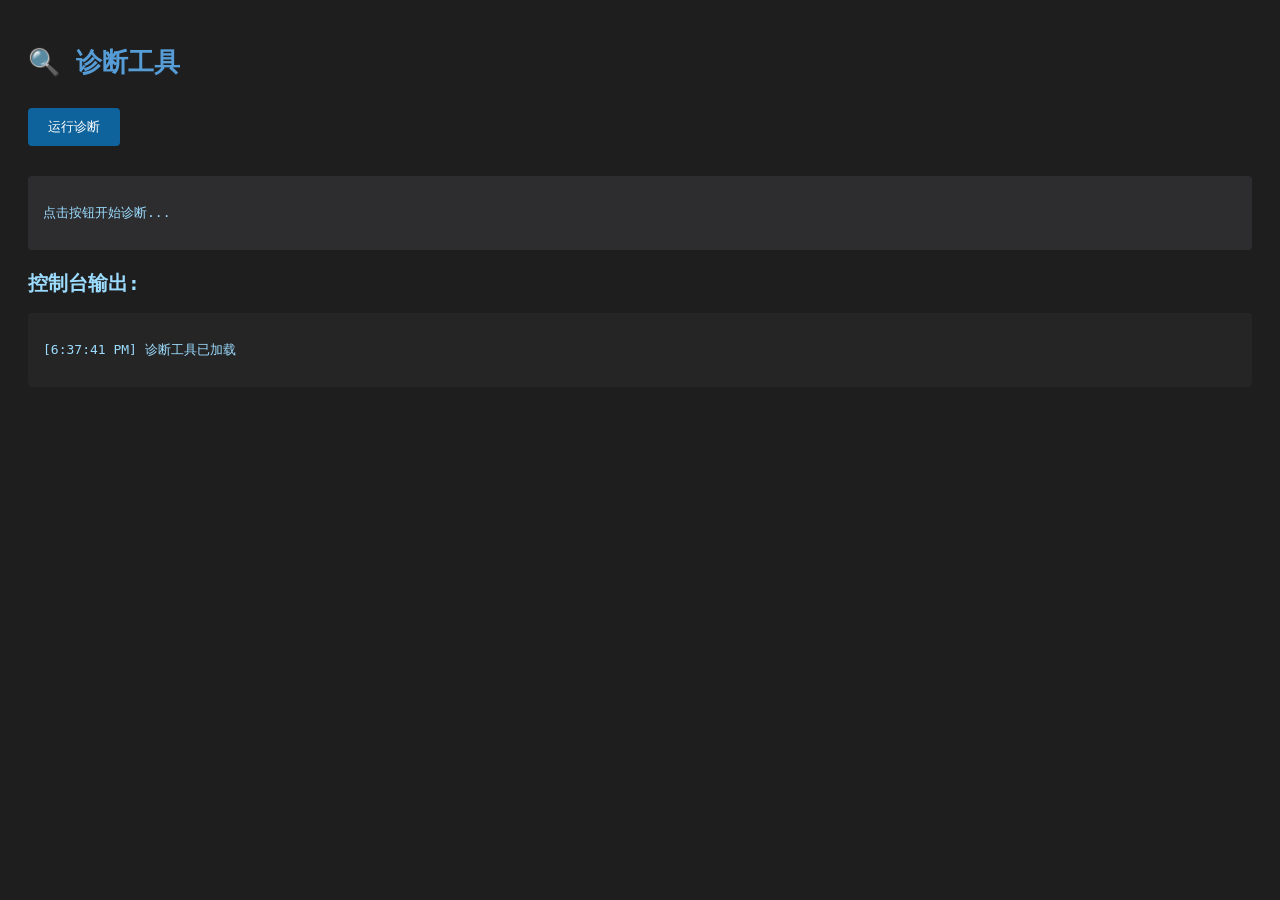
<file: diagnose.html>
<!DOCTYPE html>
<html lang="zh-CN">
<head>
  <meta charset="UTF-8">
  <meta name="viewport" content="width=device-width, initial-scale=1.0">
  <title>诊断工具</title>
  <style>
    body { font-family: monospace; padding: 20px; background: #1e1e1e; color: #d4d4d4; }
    h1 { color: #569cd6; }
    .success { color: #4ec9b0; }
    .error { color: #f44747; }
    .warning { color: #dcdcaa; }
    .info { color: #9cdcfe; }
    pre { background: #252526; padding: 15px; border-radius: 4px; overflow-x: auto; }
    button { padding: 10px 20px; background: #0e639c; color: white; border: none; border-radius: 4px; cursor: pointer; margin: 10px 0; }
    button:hover { background: #1177bb; }
    #status { margin: 20px 0; padding: 15px; background: #2d2d30; border-radius: 4px; }
  </style>
</head>
<body>
  <h1>🔍 诊断工具</h1>

  <button onclick="runDiagnostics()">运行诊断</button>

  <div id="status">
    <p class="info">点击按钮开始诊断...</p>
  </div>

  <h2 class="info">控制台输出:</h2>
  <pre id="console"></pre>

  <script>
    const logDiv = document.getElementById('console');
    const statusDiv = document.getElementById('status');

    function log(message, type = 'info') {
      const p = document.createElement('p');
      p.className = type;
      p.textContent = `[${new Date().toLocaleTimeString()}] ${message}`;
      logDiv.appendChild(p);
      logDiv.scrollTop = logDiv.scrollHeight;
      console.log(message);
    }

    async function runDiagnostics() {
      logDiv.innerHTML = '';
      statusDiv.innerHTML = '<p class="warning">正在诊断...</p>';

      log('开始诊断测试...', 'info');

      const CORS_PROXIES = [
        'https://api.allorigins.win/raw?url=',
        'https://corsproxy.io/?',
        ''
      ];

      const testUrls = [
        { name: '腾讯股票API', url: 'https://qt.gtimg.cn/q=sh501312' },
        { name: '天天基金API', url: 'https://fundgz.1234567.com.cn/js/501312.js' },
        { name: '东财API', url: 'https://fund.eastmoney.com/pingzhongdata/501312.js' }
      ];

      for (const test of testUrls) {
        log(`\n测试 ${test.name}...`, 'info');
        let success = false;

        for (let i = 0; i < CORS_PROXIES.length; i++) {
          const proxy = CORS_PROXIES[i];
          const proxyName = proxy === '' ? '直接访问' : (proxy.includes('allorigins') ? 'allorigins' : 'corsproxy');

          try {
            log(`  尝试 ${proxyName}...`, 'info');
            const targetUrl = proxy === '' ? test.url : (i === 1 ? proxy + encodeURIComponent(test.url) : proxy + encodeURIComponent(test.url));
            const response = await fetch(targetUrl, { timeout: 5000 });

            if (response.ok) {
              const text = await response.text();
              log(`  ✅ ${proxyName} 成功! (${text.length} bytes)`, 'success');
              success = true;
              break;
            } else {
              log(`  ❌ ${proxyName} 失败: HTTP ${response.status}`, 'error');
            }
          } catch (e) {
            log(`  ❌ ${proxyName} 错误: ${e.message}`, 'error');
          }
        }

        if (!success) {
          log(`  ❌ 所有方法都失败`, 'error');
        }
      }

      log('\n诊断完成!', 'success');
      statusDiv.innerHTML = '<p class="success">诊断完成! 请查看上面的结果。</p>';
    }

    window.onload = function() {
      log('诊断工具已加载', 'info');
    };
  </script>
</body>
</html>
</file>
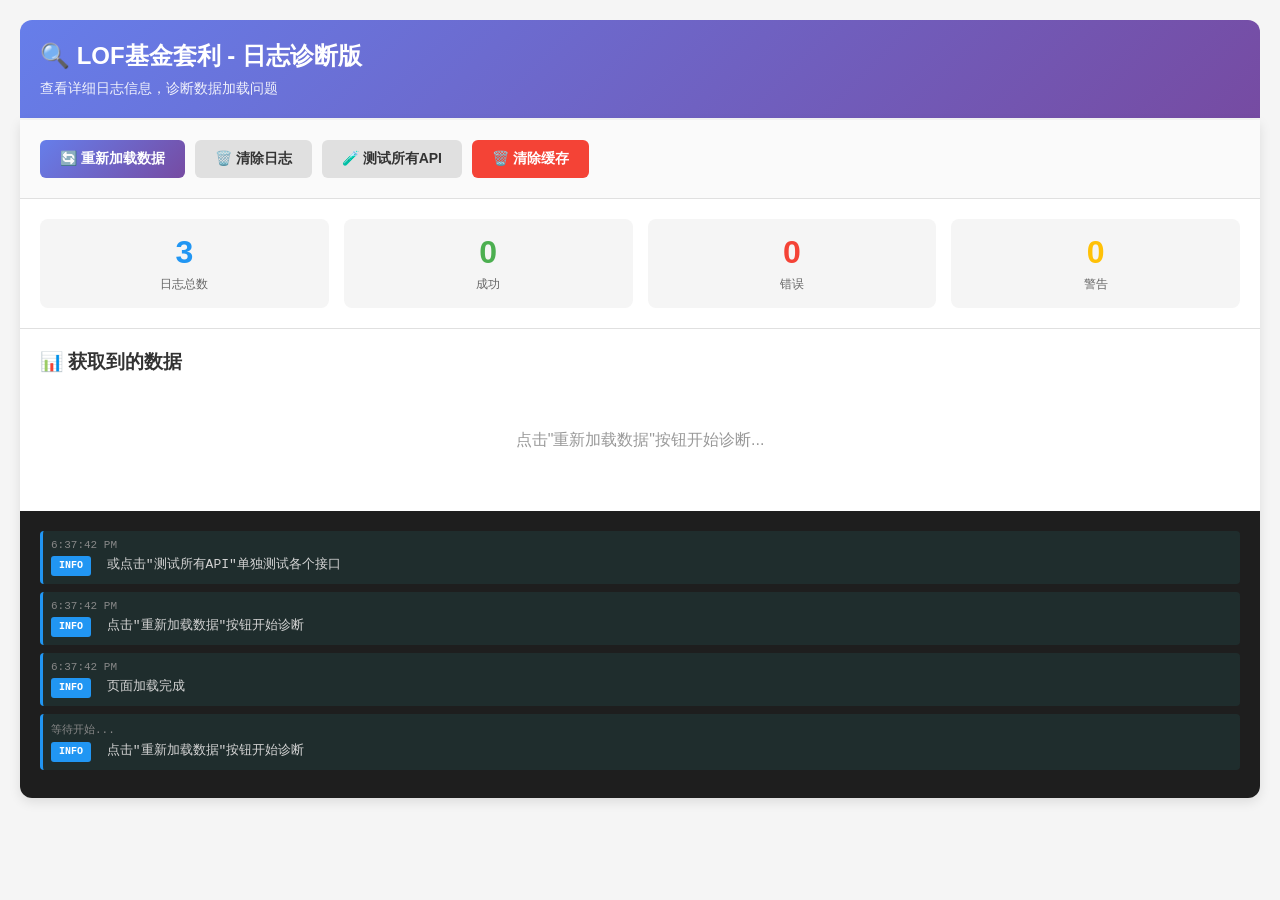
<file: index-debug.html>
<!DOCTYPE html>
<html lang="zh-CN">
<head>
  <meta charset="UTF-8">
  <meta name="viewport" content="width=device-width, initial-scale=1.0">
  <meta http-equiv="Cache-Control" content="no-cache, no-store, must-revalidate">
  <meta http-equiv="Pragma" content="no-cache">
  <meta http-equiv="Expires" content="0">
  <title>LOF基金套利 - 日志版</title>
  <style>
    * {
      box-sizing: border-box;
      margin: 0;
      padding: 0;
    }
    body {
      font-family: -apple-system, BlinkMacSystemFont, 'Segoe UI', Roboto, 'Helvetica Neue', Arial, sans-serif;
      background: #f5f5f5;
      min-height: 100vh;
      padding: 20px;
    }
    .header {
      background: linear-gradient(135deg, #667eea 0%, #764ba2 100%);
      color: white;
      padding: 20px;
      border-radius: 12px 12px 0 0;
      margin-bottom: 2px;
    }
    .header h1 {
      font-size: 24px;
      margin-bottom: 8px;
    }
    .header .subtitle {
      font-size: 14px;
      opacity: 0.9;
    }
    .main-content {
      background: white;
      border-radius: 0 0 12px 12px;
      box-shadow: 0 4px 12px rgba(0,0,0,0.1);
    }
    .log-panel {
      background: #1e1e1e;
      color: #d4d4d4;
      padding: 20px;
      font-family: 'Courier New', monospace;
      font-size: 13px;
      max-height: 500px;
      overflow-y: auto;
      border-radius: 0 0 12px 12px;
    }
    .log-entry {
      margin-bottom: 8px;
      padding: 8px;
      background: #252526;
      border-radius: 4px;
      border-left: 3px solid #666;
    }
    .log-entry.error {
      border-left-color: #f44336;
      background: #2d1f1f;
    }
    .log-entry.success {
      border-left-color: #4caf50;
      background: #1f2d1f;
    }
    .log-entry.warning {
      border-left-color: #ffc107;
      background: #2d2d1f;
    }
    .log-entry.info {
      border-left-color: #2196f3;
      background: #1f2d2d;
    }
    .log-timestamp {
      color: #888;
      font-size: 11px;
      margin-bottom: 4px;
    }
    .log-type {
      display: inline-block;
      padding: 2px 8px;
      border-radius: 3px;
      font-size: 10px;
      font-weight: bold;
      margin-right: 8px;
    }
    .log-type.error { background: #f44336; color: white; }
    .log-type.success { background: #4caf50; color: white; }
    .log-type.warning { background: #ffc107; color: #333; }
    .log-type.info { background: #2196f3; color: white; }
    .log-type.debug { background: #9c27b0; color: white; }
    .log-message {
      color: #d4d4d4;
      line-height: 1.6;
      word-break: break-all;
    }
    .log-details {
      margin-top: 8px;
      padding: 8px;
      background: #0d0d0d;
      border-radius: 4px;
      font-size: 12px;
      max-height: 200px;
      overflow-y: auto;
    }
    .log-details pre {
      white-space: pre-wrap;
      word-break: break-all;
      color: #9cdcfe;
    }
    .controls {
      padding: 20px;
      background: #fafafa;
      border-bottom: 1px solid #e0e0e0;
      display: flex;
      gap: 10px;
      flex-wrap: wrap;
    }
    .btn {
      padding: 10px 20px;
      border: none;
      border-radius: 6px;
      font-size: 14px;
      font-weight: 600;
      cursor: pointer;
      transition: all 0.3s ease;
    }
    .btn-primary {
      background: linear-gradient(135deg, #667eea 0%, #764ba2 100%);
      color: white;
    }
    .btn-primary:hover {
      transform: translateY(-2px);
      box-shadow: 0 4px 12px rgba(102, 126, 234, 0.4);
    }
    .btn-secondary {
      background: #e0e0e0;
      color: #333;
    }
    .btn-secondary:hover {
      background: #d0d0d0;
    }
    .btn-danger {
      background: #f44336;
      color: white;
    }
    .stats {
      padding: 20px;
      background: white;
      border-bottom: 1px solid #e0e0e0;
    }
    .stats-grid {
      display: grid;
      grid-template-columns: repeat(auto-fit, minmax(150px, 1fr));
      gap: 15px;
    }
    .stat-item {
      text-align: center;
      padding: 15px;
      background: #f5f5f5;
      border-radius: 8px;
    }
    .stat-number {
      font-size: 32px;
      font-weight: 700;
      margin-bottom: 5px;
    }
    .stat-label {
      font-size: 12px;
      color: #666;
      text-transform: uppercase;
    }
    .stat-item.error .stat-number { color: #f44336; }
    .stat-item.success .stat-number { color: #4caf50; }
    .stat-item.warning .stat-number { color: #ffc107; }
    .stat-item.info .stat-number { color: #2196f3; }
    .data-preview {
      padding: 20px;
      background: white;
    }
    .data-preview h3 {
      margin-bottom: 15px;
      color: #333;
    }
    .fund-list {
      display: grid;
      gap: 10px;
    }
    .fund-item {
      padding: 15px;
      background: #f9f9f9;
      border-radius: 8px;
      border-left: 4px solid #667eea;
    }
    .fund-item.success { border-left-color: #4caf50; }
    .fund-item.error { border-left-color: #f44336; }
    .fund-header {
      display: flex;
      justify-content: space-between;
      align-items: center;
      margin-bottom: 8px;
    }
    .fund-name {
      font-weight: 600;
      font-size: 16px;
      color: #333;
    }
    .fund-code {
      font-size: 14px;
      color: #666;
      font-family: monospace;
    }
    .fund-data {
      display: grid;
      grid-template-columns: repeat(auto-fit, minmax(120px, 1fr));
      gap: 8px;
    }
    .fund-data-item {
      font-size: 13px;
    }
    .fund-data-label {
      color: #888;
      margin-right: 5px;
    }
    .fund-data-value {
      color: #333;
      font-weight: 600;
    }
    .empty-state {
      text-align: center;
      padding: 40px;
      color: #999;
    }
    @media (max-width: 600px) {
      .stats-grid {
        grid-template-columns: repeat(2, 1fr);
      }
      .fund-data {
        grid-template-columns: 1fr;
      }
      .controls {
        flex-direction: column;
      }
      .btn {
        width: 100%;
      }
    }
  </style>
</head>
<body>
  <div class="header">
    <h1>🔍 LOF基金套利 - 日志诊断版</h1>
    <div class="subtitle">查看详细日志信息，诊断数据加载问题</div>
  </div>

  <div class="main-content">
    <div class="controls">
      <button class="btn btn-primary" onclick="loadDataWithLogs()">
        🔄 重新加载数据
      </button>
      <button class="btn btn-secondary" onclick="clearLogs()">
        🗑️ 清除日志
      </button>
      <button class="btn btn-secondary" onclick="testApis()">
        🧪 测试所有API
      </button>
      <button class="btn btn-danger" onclick="clearCache()">
        🗑️ 清除缓存
      </button>
    </div>

    <div class="stats">
      <div class="stats-grid">
        <div class="stat-item info">
          <div class="stat-number" id="totalLogs">0</div>
          <div class="stat-label">日志总数</div>
        </div>
        <div class="stat-item success">
          <div class="stat-number" id="successCount">0</div>
          <div class="stat-label">成功</div>
        </div>
        <div class="stat-item error">
          <div class="stat-number" id="errorCount">0</div>
          <div class="stat-label">错误</div>
        </div>
        <div class="stat-item warning">
          <div class="stat-number" id="warningCount">0</div>
          <div class="stat-label">警告</div>
        </div>
      </div>
    </div>

    <div class="data-preview">
      <h3>📊 获取到的数据</h3>
      <div id="fundData" class="fund-list">
        <div class="empty-state">点击"重新加载数据"按钮开始诊断...</div>
      </div>
    </div>

    <div class="log-panel" id="logPanel">
      <div class="log-entry info">
        <div class="log-timestamp">等待开始...</div>
        <div class="log-message">
          <span class="log-type info">INFO</span>
          点击"重新加载数据"按钮开始诊断
        </div>
      </div>
    </div>
  </div>

  <script>
    const logs = [];
    const fundCategories = {
      europe_america: {
        name: '欧美指数',
        funds: ['501312', '501300', '501225']
      },
      commodity: {
        name: '商品',
        funds: ['165513', '161815']
      },
      asia: {
        name: '亚洲市场',
        funds: ['160322', '501301']
      }
    };

    function addLog(type, message, details = null) {
      const timestamp = new Date().toLocaleTimeString();
      const log = { type, message, details, timestamp };
      logs.push(log);

      const logPanel = document.getElementById('logPanel');
      const entry = document.createElement('div');
      entry.className = `log-entry ${type}`;
      entry.innerHTML = `
        <div class="log-timestamp">${timestamp}</div>
        <div class="log-message">
          <span class="log-type ${type}">${type.toUpperCase()}</span>
          ${message}
        </div>
        ${details ? `<div class="log-details"><pre>${JSON.stringify(details, null, 2)}</pre></div>` : ''}
      `;
      logPanel.insertBefore(entry, logPanel.firstChild);
      updateStats();
    }

    function updateStats() {
      document.getElementById('totalLogs').textContent = logs.length;
      document.getElementById('successCount').textContent = logs.filter(l => l.type === 'success').length;
      document.getElementById('errorCount').textContent = logs.filter(l => l.type === 'error').length;
      document.getElementById('warningCount').textContent = logs.filter(l => l.type === 'warning').length;
    }

    function clearLogs() {
      logs.length = 0;
      document.getElementById('logPanel').innerHTML = '';
      addLog('info', '日志已清除');
      updateStats();
    }

    function clearCache() {
      localStorage.removeItem('fund_data');
      localStorage.removeItem('fund_categories');
      addLog('success', '缓存已清除');
      location.reload();
    }

    async function testApi(name, url) {
      addLog('info', `正在测试: ${name}`, { url });

      const startTime = Date.now();
      try {
        addLog('debug', `发起请求: ${url}`);

        const response = await fetch(url, {
          method: 'GET',
          mode: 'cors'
        });

        const elapsed = Date.now() - startTime;
        addLog('debug', `收到响应: HTTP ${response.status}`, { elapsed: `${elapsed}ms` });

        if (!response.ok) {
          addLog('error', `${name} 请求失败`, {
            status: response.status,
            statusText: response.statusText
          });
          return { success: false, error: `HTTP ${response.status}` };
        }

        const text = await response.text();
        addLog('debug', `响应数据 (${text.length} 字节)`, { preview: text.substring(0, 200) });

        try {
          const data = JSON.parse(text);
          addLog('success', `${name} 测试成功`, data);
          return { success: true, data };
        } catch (e) {
          addLog('warning', `${name} 返回的不是 JSON`, { error: e.message, preview: text.substring(0, 200) });
          return { success: false, error: 'Not JSON', raw: text };
        }
      } catch (e) {
        const elapsed = Date.now() - startTime;
        addLog('error', `${name} 请求异常`, {
          error: e.message,
          name: e.name,
          elapsed: `${elapsed}ms`
        });
        return { success: false, error: e.message };
      }
    }

    async function testApis() {
      addLog('info', '开始测试所有 API...');
      const fundCode = '501312';

      const results = {};

      results.fund = await testApi('Fund API (净值)', `/api/fund?code=${fundCode}`);
      await sleep(300);

      results.tencent = await testApi('Tencent API (价格)', `/api/tencent?code=${fundCode}`);
      await sleep(300);

      results.pingzhong = await testApi('Pingzhong API (东财)', `/api/pingzhong?code=${fundCode}`);
      await sleep(300);

      results.fundinfo = await testApi('FundInfo API (信息)', `/api/fundinfo?code=${fundCode}`);

      const successCount = Object.values(results).filter(r => r.success).length;
      const totalCount = Object.keys(results).length;

      addLog('success', `API 测试完成: ${successCount}/${totalCount} 成功`, results);

      if (successCount === 0) {
        addLog('error', '所有 API 都失败了！请检查:', {
          '1': 'Netlify Functions 是否正确部署',
          '2': 'netlify.toml 路由配置是否正确',
          '3': '查看 Netlify Functions 日志'
        });
      }
    }

    async function loadDataWithLogs() {
      addLog('info', '开始加载数据...');
      clearLogs();

      addLog('info', '获取基金分类');
      const categories = getCustomCategories();
      addLog('success', '获取到分类', Object.keys(categories));

      addLog('info', '准备获取基金数据...');

      const fundCode = '501312';
      addLog('info', `测试单个基金: ${fundCode}`);

      const results = {
        price: null,
        nav: null,
        info: null
      };

      addLog('info', '步骤1: 获取基金价格 (腾讯API)');
      try {
        const priceRes = await testApi('腾讯价格', `/api/tencent?code=${fundCode}`);
        if (priceRes.success && priceRes.data.success) {
          results.price = priceRes.data;
          addLog('success', `获取到价格: ${results.price.price}`, results.price);
        } else {
          addLog('warning', '价格获取失败，尝试其他方式...');
        }
      } catch (e) {
        addLog('error', `价格获取异常: ${e.message}`);
      }

      await sleep(500);

      addLog('info', '步骤2: 获取基金净值 (天天基金)');
      try {
        const navRes = await testApi('天天基金净值', `/api/fund?code=${fundCode}`);
        if (navRes.success && navRes.data.errCode === '0') {
          results.nav = navRes.data;
          addLog('success', `获取到净值: ${results.nav.dwjz}`, results.nav);
        } else {
          addLog('warning', '天天基金净值获取失败，尝试东财...');
          await sleep(300);

          const pzRes = await testApi('东财平层净值', `/api/pingzhong?code=${fundCode}`);
          if (pzRes.success && pzRes.data.success) {
            results.nav = pzRes.data;
            addLog('success', `通过东财获取到净值: ${results.nav.nav}`, results.nav);
          }
        }
      } catch (e) {
        addLog('error', `净值获取异常: ${e.message}`);
      }

      await sleep(500);

      addLog('info', '步骤3: 获取基金信息 (状态、限额等)');
      try {
        const infoRes = await testApi('基金信息', `/api/fundinfo?code=${fundCode}`);
        if (infoRes.success && infoRes.data.success) {
          results.info = infoRes.data;
          addLog('success', '获取到基金信息', results.info);
        }
      } catch (e) {
        addLog('warning', `基金信息获取失败: ${e.message}`);
      }

      addLog('info', '数据汇总');
      displayResults(results);
    }

    function displayResults(results) {
      const container = document.getElementById('fundData');

      if (!results.price && !results.nav) {
        container.innerHTML = `
          <div class="empty-state">
            <p>❌ 未能获取到任何数据</p>
            <p>请查看上方日志了解详情</p>
          </div>
        `;
        addLog('error', '数据加载失败', {
          reason: '价格和净值都获取失败',
          '可能原因': [
            '1. Netlify Functions 未部署',
            '2. API 路由配置错误',
            '3. 外部 API 服务不可用',
            '4. CORS 跨域问题'
          ],
          '解决方案': '请查看上方的详细日志和错误信息'
        });
        return;
      }

      const premium = calculatePremium(results.price?.price, results.nav?.nav || results.nav?.dwjz);

      container.innerHTML = `
        <div class="fund-item success">
          <div class="fund-header">
            <div class="fund-name">${results.nav?.name || results.price?.name || '基金'}</div>
            <div class="fund-code">${results.nav?.fundcode || '501312'}</div>
          </div>
          <div class="fund-data">
            <div class="fund-data-item">
              <span class="fund-data-label">净值:</span>
              <span class="fund-data-value">${results.nav?.nav || results.nav?.dwjz || '--'}</span>
            </div>
            <div class="fund-data-item">
              <span class="fund-data-label">价格:</span>
              <span class="fund-data-value">${results.price?.price || '--'}</span>
            </div>
            <div class="fund-data-item">
              <span class="fund-data-label">溢价率:</span>
              <span class="fund-data-value" style="color: ${premium >= 0 ? '#f44336' : '#4caf50'}">
                ${premium !== null ? (premium >= 0 ? '+' : '') + premium.toFixed(2) + '%' : '--'}
              </span>
            </div>
            <div class="fund-data-item">
              <span class="fund-data-label">状态:</span>
              <span class="fund-data-value">${results.info?.status || '--'}</span>
            </div>
            <div class="fund-data-item">
              <span class="fund-data-label">限额:</span>
              <span class="fund-data-value">${results.info?.limit || '--'}</span>
            </div>
          </div>
        </div>
      `;

      addLog('success', '数据加载完成', {
        name: results.nav?.name || results.price?.name,
        price: results.price?.price,
        nav: results.nav?.nav || results.nav?.dwjz,
        premium: premium !== null ? `${premium.toFixed(2)}%` : null,
        status: results.info?.status
      });
    }

    function calculatePremium(price, nav) {
      if (!price || !nav) return null;
      const p = parseFloat(price);
      const n = parseFloat(nav);
      if (isNaN(p) || isNaN(n) || n === 0) return null;
      return ((p - n) / n) * 100;
    }

    function getCustomCategories() {
      try {
        const stored = localStorage.getItem('fund_categories');
        if (stored) {
          return JSON.parse(stored);
        }
        return fundCategories;
      } catch (e) {
        return fundCategories;
      }
    }

    function sleep(ms) {
      return new Promise(resolve => setTimeout(resolve, ms));
    }

    window.onload = function() {
      addLog('info', '页面加载完成');
      addLog('info', '点击"重新加载数据"按钮开始诊断');
      addLog('info', '或点击"测试所有API"单独测试各个接口');
    };
  </script>
</body>
</html>
</file>
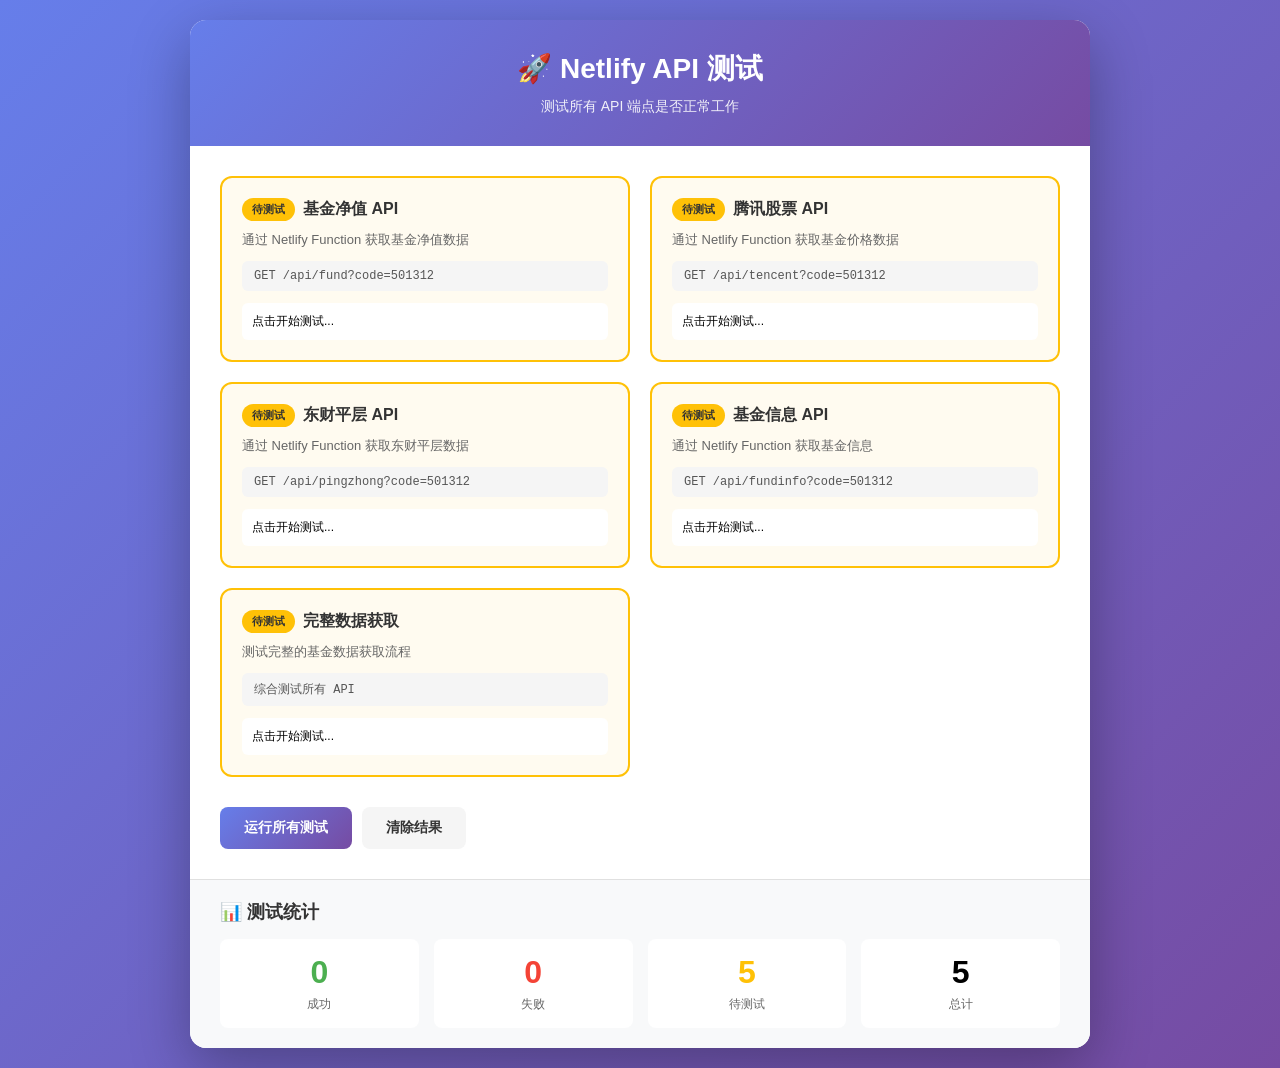
<file: netlify-api-test.html>
<!DOCTYPE html>
<html lang="zh-CN">
<head>
  <meta charset="UTF-8">
  <meta name="viewport" content="width=device-width, initial-scale=1.0">
  <title>Netlify API 测试</title>
  <style>
    * {
      box-sizing: border-box;
      margin: 0;
      padding: 0;
    }
    body {
      font-family: -apple-system, BlinkMacSystemFont, 'Segoe UI', Roboto, 'Helvetica Neue', Arial, sans-serif;
      background: linear-gradient(135deg, #667eea 0%, #764ba2 100%);
      min-height: 100vh;
      padding: 20px;
    }
    .container {
      max-width: 900px;
      margin: 0 auto;
      background: white;
      border-radius: 16px;
      box-shadow: 0 20px 60px rgba(0,0,0,0.3);
      overflow: hidden;
    }
    .header {
      background: linear-gradient(135deg, #667eea 0%, #764ba2 100%);
      color: white;
      padding: 30px;
      text-align: center;
    }
    .header h1 {
      font-size: 28px;
      margin-bottom: 10px;
    }
    .header p {
      opacity: 0.9;
      font-size: 14px;
    }
    .test-grid {
      display: grid;
      grid-template-columns: repeat(auto-fit, minmax(280px, 1fr));
      gap: 20px;
      padding: 30px;
    }
    .test-card {
      border: 2px solid #e0e0e0;
      border-radius: 12px;
      padding: 20px;
      transition: all 0.3s ease;
      cursor: pointer;
    }
    .test-card:hover {
      border-color: #667eea;
      transform: translateY(-2px);
      box-shadow: 0 4px 12px rgba(102, 126, 234, 0.3);
    }
    .test-card.pending {
      border-color: #ffc107;
      background: #fffbf0;
    }
    .test-card.testing {
      border-color: #2196f3;
      background: #f0f7ff;
    }
    .test-card.success {
      border-color: #4caf50;
      background: #f0fff0;
    }
    .test-card.error {
      border-color: #f44336;
      background: #fff0f0;
    }
    .test-card h3 {
      color: #333;
      font-size: 16px;
      margin-bottom: 10px;
      display: flex;
      align-items: center;
      gap: 8px;
    }
    .test-card .description {
      color: #666;
      font-size: 13px;
      margin-bottom: 12px;
    }
    .test-card .endpoint {
      background: #f5f5f5;
      padding: 8px 12px;
      border-radius: 6px;
      font-family: 'Courier New', monospace;
      font-size: 12px;
      color: #555;
      word-break: break-all;
    }
    .test-card .result {
      margin-top: 12px;
      padding: 10px;
      background: white;
      border-radius: 6px;
      font-size: 12px;
      max-height: 150px;
      overflow-y: auto;
    }
    .status-badge {
      display: inline-block;
      padding: 4px 10px;
      border-radius: 12px;
      font-size: 11px;
      font-weight: 600;
      text-transform: uppercase;
    }
    .status-badge.pending {
      background: #ffc107;
      color: #333;
    }
    .status-badge.testing {
      background: #2196f3;
      color: white;
    }
    .status-badge.success {
      background: #4caf50;
      color: white;
    }
    .status-badge.error {
      background: #f44336;
      color: white;
    }
    .controls {
      padding: 0 30px 30px;
      display: flex;
      gap: 10px;
      flex-wrap: wrap;
    }
    .btn {
      padding: 12px 24px;
      border: none;
      border-radius: 8px;
      font-size: 14px;
      font-weight: 600;
      cursor: pointer;
      transition: all 0.3s ease;
    }
    .btn-primary {
      background: linear-gradient(135deg, #667eea 0%, #764ba2 100%);
      color: white;
    }
    .btn-primary:hover {
      transform: translateY(-2px);
      box-shadow: 0 4px 12px rgba(102, 126, 234, 0.4);
    }
    .btn-secondary {
      background: #f5f5f5;
      color: #333;
    }
    .btn-secondary:hover {
      background: #e0e0e0;
    }
    .summary {
      background: #f8f9fa;
      padding: 20px 30px;
      border-top: 1px solid #e0e0e0;
    }
    .summary h2 {
      font-size: 18px;
      color: #333;
      margin-bottom: 15px;
    }
    .summary-stats {
      display: grid;
      grid-template-columns: repeat(auto-fit, minmax(120px, 1fr));
      gap: 15px;
    }
    .stat-card {
      background: white;
      padding: 15px;
      border-radius: 8px;
      text-align: center;
    }
    .stat-card .number {
      font-size: 32px;
      font-weight: 700;
      margin-bottom: 5px;
    }
    .stat-card .label {
      font-size: 12px;
      color: #666;
      text-transform: uppercase;
    }
    .stat-card.success .number { color: #4caf50; }
    .stat-card.error .number { color: #f44336; }
    .stat-card.pending .number { color: #ffc107; }
    @media (max-width: 600px) {
      .test-grid {
        grid-template-columns: 1fr;
      }
      .controls {
        flex-direction: column;
      }
      .btn {
        width: 100%;
      }
    }
  </style>
</head>
<body>
  <div class="container">
    <div class="header">
      <h1>🚀 Netlify API 测试</h1>
      <p>测试所有 API 端点是否正常工作</p>
    </div>

    <div class="test-grid">
      <div class="test-card pending" id="test-fund" data-test="fund">
        <h3>
          <span class="status-badge pending" id="status-fund">待测试</span>
          基金净值 API
        </h3>
        <div class="description">通过 Netlify Function 获取基金净值数据</div>
        <div class="endpoint">GET /api/fund?code=501312</div>
        <div class="result" id="result-fund">点击开始测试...</div>
      </div>

      <div class="test-card pending" id="test-tencent" data-test="tencent">
        <h3>
          <span class="status-badge pending" id="status-tencent">待测试</span>
          腾讯股票 API
        </h3>
        <div class="description">通过 Netlify Function 获取基金价格数据</div>
        <div class="endpoint">GET /api/tencent?code=501312</div>
        <div class="result" id="result-tencent">点击开始测试...</div>
      </div>

      <div class="test-card pending" id="test-pingzhong" data-test="pingzhong">
        <h3>
          <span class="status-badge pending" id="status-pingzhong">待测试</span>
          东财平层 API
        </h3>
        <div class="description">通过 Netlify Function 获取东财平层数据</div>
        <div class="endpoint">GET /api/pingzhong?code=501312</div>
        <div class="result" id="result-pingzhong">点击开始测试...</div>
      </div>

      <div class="test-card pending" id="test-fundinfo" data-test="fundinfo">
        <h3>
          <span class="status-badge pending" id="status-fundinfo">待测试</span>
          基金信息 API
        </h3>
        <div class="description">通过 Netlify Function 获取基金信息</div>
        <div class="endpoint">GET /api/fundinfo?code=501312</div>
        <div class="result" id="result-fundinfo">点击开始测试...</div>
      </div>

      <div class="test-card pending" id="test-complete" data-test="complete">
        <h3>
          <span class="status-badge pending" id="status-complete">待测试</span>
          完整数据获取
        </h3>
        <div class="description">测试完整的基金数据获取流程</div>
        <div class="endpoint">综合测试所有 API</div>
        <div class="result" id="result-complete">点击开始测试...</div>
      </div>
    </div>

    <div class="controls">
      <button class="btn btn-primary" onclick="runAllTests()">运行所有测试</button>
      <button class="btn btn-secondary" onclick="clearAllTests()">清除结果</button>
    </div>

    <div class="summary">
      <h2>📊 测试统计</h2>
      <div class="summary-stats">
        <div class="stat-card success">
          <div class="number" id="stat-success">0</div>
          <div class="label">成功</div>
        </div>
        <div class="stat-card error">
          <div class="number" id="stat-error">0</div>
          <div class="label">失败</div>
        </div>
        <div class="stat-card pending">
          <div class="number" id="stat-pending">5</div>
          <div class="label">待测试</div>
        </div>
        <div class="stat-card">
          <div class="number" id="stat-total">5</div>
          <div class="label">总计</div>
        </div>
      </div>
    </div>
  </div>

  <script>
    const testFundCode = '501312';
    let testResults = {
      fund: null,
      tencent: null,
      pingzhong: null,
      fundinfo: null,
      complete: null
    };

    function updateTestStatus(testId, status, result = '') {
      const card = document.getElementById(`test-${testId}`);
      const badge = document.getElementById(`status-${testId}`);
      const resultDiv = document.getElementById(`result-${testId}`);

      card.className = `test-card ${status}`;
      badge.className = `status-badge ${status}`;
      badge.textContent = {
        pending: '待测试',
        testing: '测试中',
        success: '成功',
        error: '失败'
      }[status];
      resultDiv.textContent = result;

      updateStats();
    }

    function updateStats() {
      const success = Object.values(testResults).filter(r => r === true).length;
      const error = Object.values(testResults).filter(r => r === false).length;
      const pending = Object.values(testResults).filter(r => r === null).length;

      document.getElementById('stat-success').textContent = success;
      document.getElementById('stat-error').textContent = error;
      document.getElementById('stat-pending').textContent = pending;
    }

    async function testEndpoint(name, url) {
      updateTestStatus(name, 'testing', '正在请求...');
      const startTime = Date.now();

      try {
        const response = await fetch(url);
        const elapsed = Date.now() - startTime;

        if (!response.ok) {
          testResults[name] = false;
          updateTestStatus(name, 'error',
            `HTTP ${response.status}\n耗时: ${elapsed}ms\n\n请求失败，请检查网络和 API 配置`
          );
          return false;
        }

        const data = await response.json();

        if (data.errCode === '0' || data.success) {
          testResults[name] = true;
          updateTestStatus(name, 'success',
            `✅ 成功!\n\n耗时: ${elapsed}ms\n\n数据预览:\n${JSON.stringify(data, null, 2).substring(0, 300)}`
          );
          return true;
        } else {
          testResults[name] = false;
          updateTestStatus(name, 'error',
            `⚠️ API 返回错误\n\n耗时: ${elapsed}ms\n\n错误信息:\n${JSON.stringify(data, null, 2)}`
          );
          return false;
        }
      } catch (error) {
        testResults[name] = false;
        const elapsed = Date.now() - startTime;
        updateTestStatus(name, 'error',
          `❌ 请求异常\n\n耗时: ${elapsed}ms\n\n错误信息:\n${error.message}\n\n这可能是:\n1. CORS 跨域问题\n2. API 地址不正确\n3. Netlify Function 未正确部署\n4. 网络连接问题`
        );
        return false;
      }
    }

    async function testFund() {
      return await testEndpoint('fund', `/api/fund?code=${testFundCode}`);
    }

    async function testTencent() {
      return await testEndpoint('tencent', `/api/tencent?code=${testFundCode}`);
    }

    async function testPingzhong() {
      return await testEndpoint('pingzhong', `/api/pingzhong?code=${testFundCode}`);
    }

    async function testFundinfo() {
      return await testEndpoint('fundinfo', `/api/fundinfo?code=${testFundCode}`);
    }

    async function testComplete() {
      updateTestStatus('complete', 'testing', '正在测试完整流程...');
      const startTime = Date.now();

      try {
        const results = {
          fund: await fetch(`/api/fund?code=${testFundCode}`).then(r => r.ok),
          tencent: await fetch(`/api/tencent?code=${testFundCode}`).then(r => r.ok),
          pingzhong: await fetch(`/api/pingzhong?code=${testFundCode}`).then(r => r.ok),
          fundinfo: await fetch(`/api/fundinfo?code=${testFundCode}`).then(r => r.ok)
        };

        const elapsed = Date.now() - startTime;
        const successCount = Object.values(results).filter(Boolean).length;
        const totalCount = Object.keys(results).length;

        if (successCount === totalCount) {
          testResults.complete = true;
          updateTestStatus('complete', 'success',
            `✅ 所有 API 正常工作!\n\n耗时: ${elapsed}ms\n\n测试结果:\n- 基金净值: ✅\n- 腾讯价格: ✅\n- 东财平层: ✅\n- 基金信息: ✅`
          );
        } else {
          testResults.complete = false;
          updateTestStatus('complete', 'error',
            `⚠️ 部分 API 失败\n\n耗时: ${elapsed}ms\n\n成功率: ${successCount}/${totalCount}\n\n失败详情:\n- 基金净值: ${results.fund ? '✅' : '❌'}\n- 腾讯价格: ${results.tencent ? '✅' : '❌'}\n- 东财平层: ${results.pingzhong ? '✅' : '❌'}\n- 基金信息: ${results.fundinfo ? '✅' : '❌'}`
          );
        }

        return successCount === totalCount;
      } catch (error) {
        testResults.complete = false;
        updateTestStatus('complete', 'error',
          `❌ 完整测试失败\n\n错误: ${error.message}\n\n请检查:\n1. 所有 Netlify Functions 是否正确部署\n2. netlify.toml 配置文件是否正确\n3. API 路由是否正确配置`
        );
        return false;
      }
    }

    async function runAllTests() {
      await Promise.all([
        testFund(),
        testTencent(),
        testPingzhong(),
        testFundinfo(),
        testComplete()
      ]);
    }

    function clearAllTests() {
      testResults = {
        fund: null,
        tencent: null,
        pingzhong: null,
        fundinfo: null,
        complete: null
      };

      ['fund', 'tencent', 'pingzhong', 'fundinfo', 'complete'].forEach(testId => {
        updateTestStatus(testId, 'pending', '点击开始测试...');
      });
    }

    updateStats();
  </script>
</body>
</html>
</file>
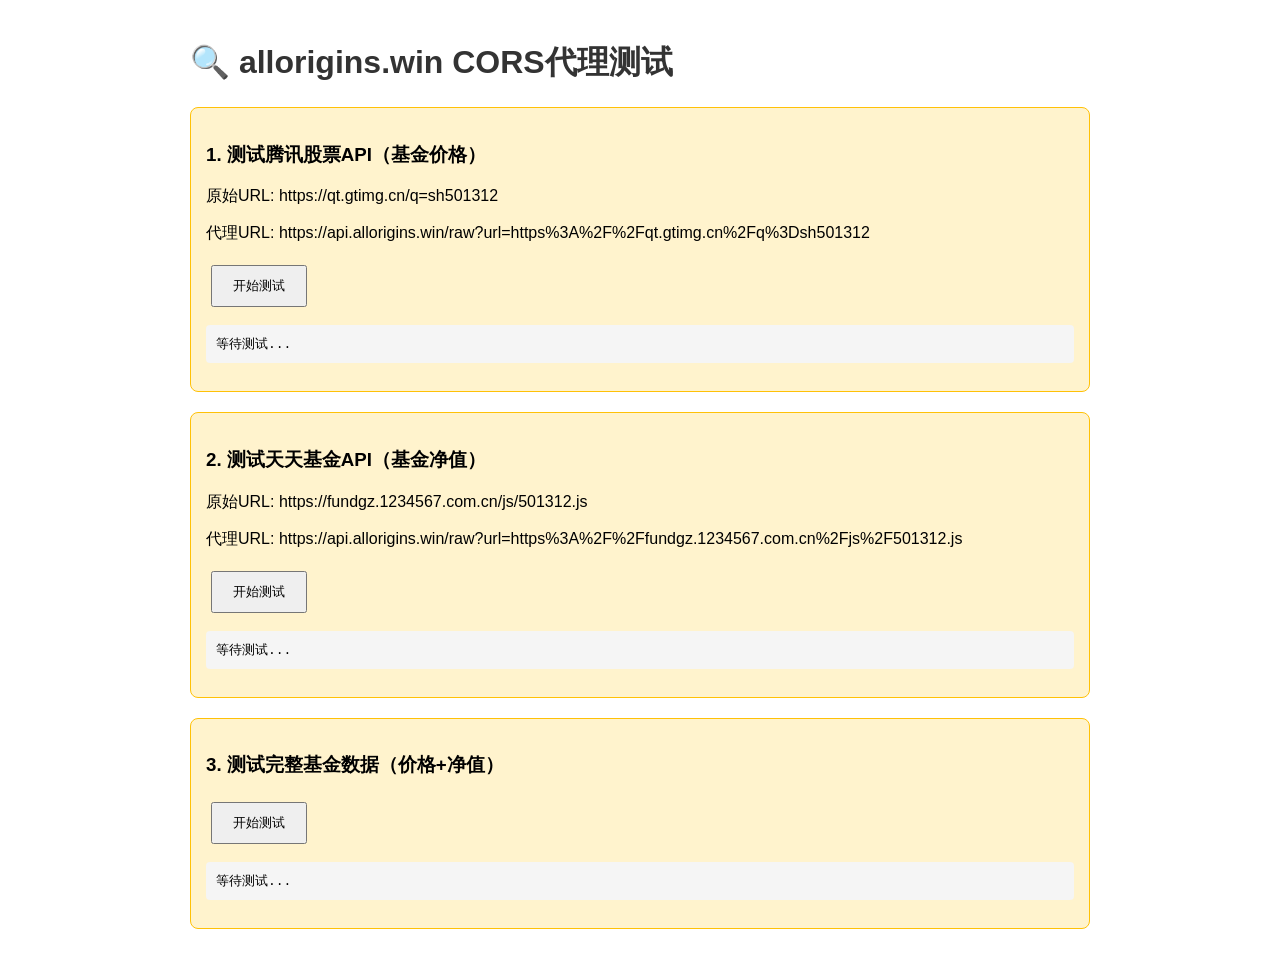
<file: test-allorigins.html>
<!DOCTYPE html>
<html lang="zh-CN">
<head>
  <meta charset="UTF-8">
  <meta name="viewport" content="width=device-width, initial-scale=1.0">
  <title>allorigins测试</title>
  <style>
    body { font-family: Arial; padding: 20px; max-width: 900px; margin: 0 auto; }
    .test-item { margin: 20px 0; padding: 15px; border: 1px solid #ddd; border-radius: 8px; }
    .success { background: #d4edda; border-color: #28a745; }
    .error { background: #f8d7da; border-color: #dc3545; }
    .pending { background: #fff3cd; border-color: #ffc107; }
    h1 { color: #333; }
    pre { background: #f5f5f5; padding: 10px; border-radius: 4px; overflow-x: auto; max-height: 300px; overflow-y: auto; }
    button { padding: 10px 20px; margin: 5px; cursor: pointer; }
    .status { font-weight: bold; margin: 10px 0; }
  </style>
</head>
<body>
  <h1>🔍 allorigins.win CORS代理测试</h1>

  <div class="test-item pending" id="test1">
    <h3>1. 测试腾讯股票API（基金价格）</h3>
    <p>原始URL: https://qt.gtimg.cn/q=sh501312</p>
    <p>代理URL: https://api.allorigins.win/raw?url=https%3A%2F%2Fqt.gtimg.cn%2Fq%3Dsh501312</p>
    <button onclick="testTencent()">开始测试</button>
    <pre id="result1">等待测试...</pre>
  </div>

  <div class="test-item pending" id="test2">
    <h3>2. 测试天天基金API（基金净值）</h3>
    <p>原始URL: https://fundgz.1234567.com.cn/js/501312.js</p>
    <p>代理URL: https://api.allorigins.win/raw?url=https%3A%2F%2Ffundgz.1234567.com.cn%2Fjs%2F501312.js</p>
    <button onclick="testTiantian()">开始测试</button>
    <pre id="result2">等待测试...</pre>
  </div>

  <div class="test-item pending" id="test3">
    <h3>3. 测试完整基金数据（价格+净值）</h3>
    <button onclick="testFull()">开始测试</button>
    <pre id="result3">等待测试...</pre>
  </div>

  <script>
    async function testTencent() {
      const item = document.getElementById('test1');
      const result = document.getElementById('result1');
      item.className = 'test-item pending';
      result.textContent = '正在测试...';

      try {
        const url = 'https://api.allorigins.win/raw?url=' + encodeURIComponent('https://qt.gtimg.cn/q=sh501312');
        const response = await fetch(url);

        if (!response.ok) {
          throw new Error('HTTP ' + response.status);
        }

        const text = await response.text();
        item.className = 'test-item success';
        result.textContent = '✅ 成功!\n\n响应内容:\n' + text;
      } catch (e) {
        item.className = 'test-item error';
        result.textContent = '❌ 失败: ' + e.message + '\n\n这说明 allorigins.win 可能无法访问腾讯API';
      }
    }

    async function testTiantian() {
      const item = document.getElementById('test2');
      const result = document.getElementById('result2');
      item.className = 'test-item pending';
      result.textContent = '正在测试...';

      try {
        const url = 'https://api.allorigins.win/raw?url=' + encodeURIComponent('https://fundgz.1234567.com.cn/js/501312.js?rt=' + Date.now());
        const response = await fetch(url);

        if (!response.ok) {
          throw new Error('HTTP ' + response.status);
        }

        const text = await response.text();
        item.className = 'test-item success';
        result.textContent = '✅ 成功!\n\n响应内容:\n' + text;
      } catch (e) {
        item.className = 'test-item error';
        result.textContent = '❌ 失败: ' + e.message + '\n\n这说明 allorigins.win 可能无法访问天天基金API';
      }
    }

    async function testFull() {
      const item = document.getElementById('test3');
      const result = document.getElementById('result3');
      item.className = 'test-item pending';
      result.textContent = '正在测试完整流程...\n这可能需要10-20秒';

      try {
        const code = '501312';
        const marketCode = 'sh' + code;

        // 测试价格API
        const priceUrl = 'https://api.allorigins.win/raw?url=' + encodeURIComponent('https://qt.gtimg.cn/q=' + marketCode);
        const priceRes = await fetch(priceUrl);

        if (!priceRes.ok) {
          throw new Error('价格API失败: HTTP ' + priceRes.status);
        }

        const priceText = await priceRes.text();

        // 解析价格
        const priceMatch = priceText.match(/=\"(.*)\"/);
        if (!priceMatch || !priceMatch[1]) {
          throw new Error('无法解析价格数据');
        }

        const priceParts = priceMatch[1].split('~');
        const price = parseFloat(priceParts[3]);
        const name = priceParts[1];

        // 测试净值API
        const navUrl = 'https://api.allorigins.win/raw?url=' + encodeURIComponent('https://fundgz.1234567.com.cn/js/' + code + '.js?rt=' + Date.now());
        const navRes = await fetch(navUrl);

        if (!navRes.ok) {
          throw new Error('净值API失败: HTTP ' + navRes.status);
        }

        const navText = await navRes.text();

        // 解析净值
        const navMatch = navText.match(/jsonpgz\(([\s\S]*)\);?/);
        if (!navMatch || !navMatch[1]) {
          throw new Error('无法解析净值数据');
        }

        const navData = JSON.parse(navMatch[1]);
        const nav = parseFloat(navData.dwjz);

        // 计算溢价率
        const premium = ((price - nav) / nav * 100).toFixed(2);

        item.className = 'test-item success';
        result.textContent = '✅ 完全成功!\n\n' +
          '基金代码: ' + code + '\n' +
          '基金名称: ' + name + '\n' +
          '基金价格: ' + price + '\n' +
          '基金净值: ' + nav + '\n' +
          '溢价率: ' + (premium >= 0 ? '+' : '') + premium + '%\n\n' +
          '所有API都正常工作!';
      } catch (e) {
        item.className = 'test-item error';
        result.textContent = '❌ 失败: ' + e.message + '\n\n' +
          '这说明 allorigins.win 代理可能无法正常工作。\n' +
          '可能的原因:\n' +
          '1. API域名被防火墙阻挡\n' +
          '2. 代理服务临时不可用\n' +
          '3. 需要使用其他CORS代理方案';
      }
    }

    // 页面加载时自动运行完整测试
    window.onload = function() {
      console.log('页面加载完成，开始自动测试...');
      setTimeout(testFull, 2000);
    };
  </script>
</body>
</html>
</file>
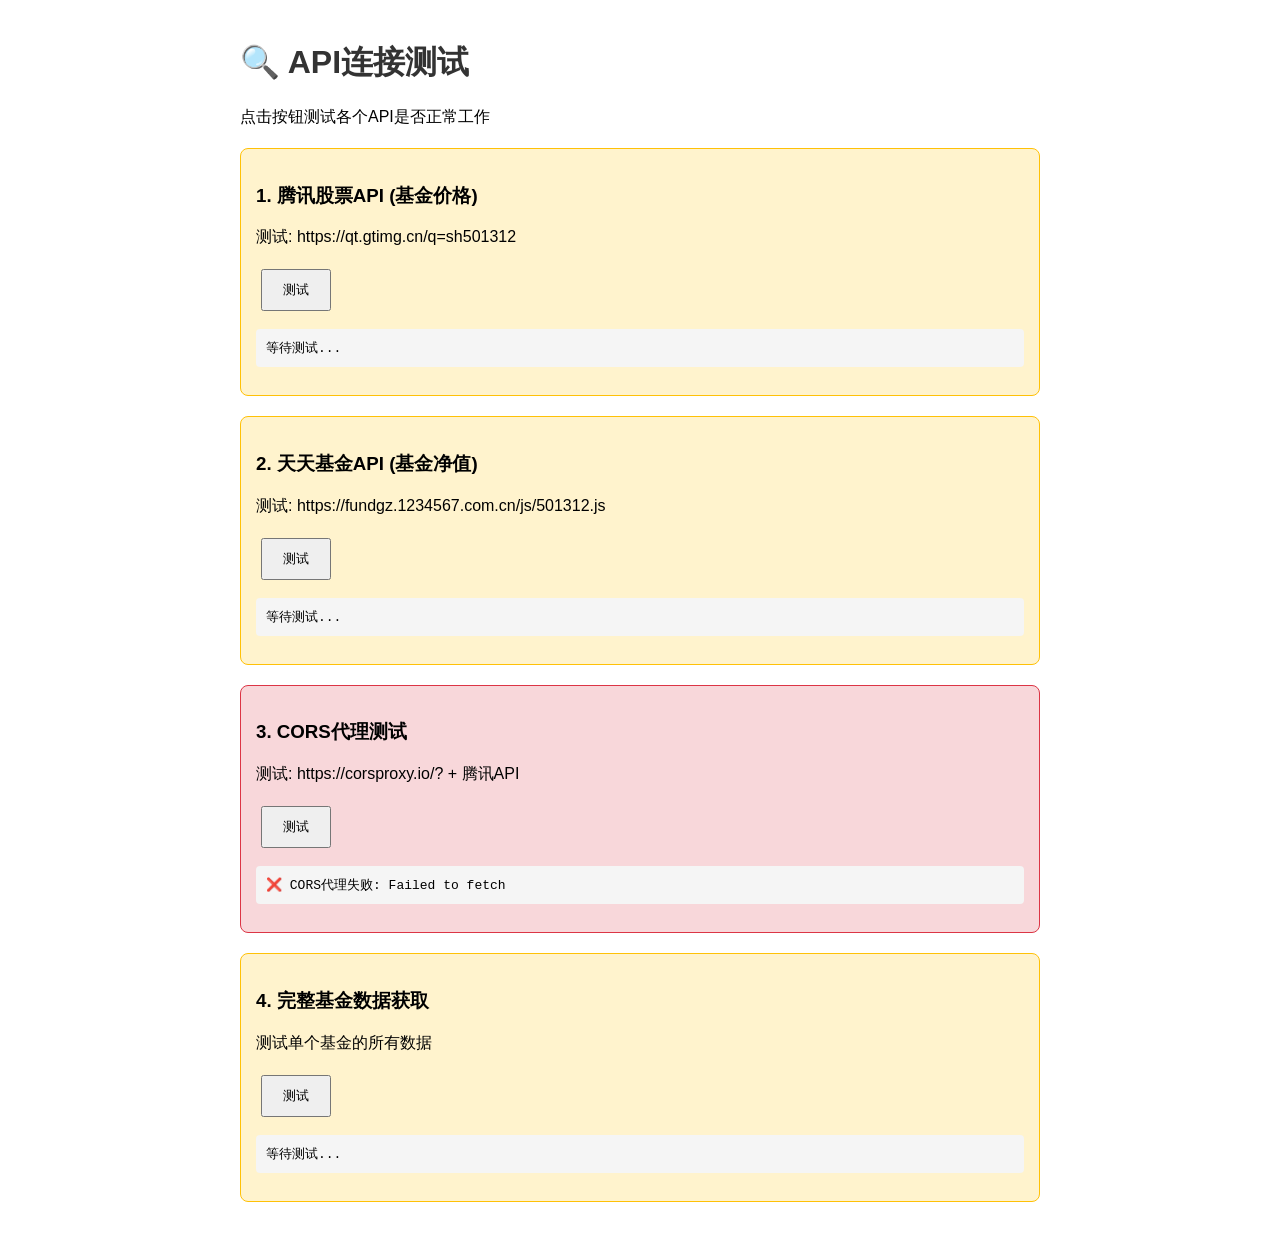
<file: test-api.html>
<!DOCTYPE html>
<html lang="zh-CN">
<head>
  <meta charset="UTF-8">
  <meta name="viewport" content="width=device-width, initial-scale=1.0">
  <title>API测试</title>
  <style>
    body { font-family: Arial; padding: 20px; max-width: 800px; margin: 0 auto; }
    .test-item { margin: 20px 0; padding: 15px; border: 1px solid #ddd; border-radius: 8px; }
    .success { background: #d4edda; border-color: #28a745; }
    .error { background: #f8d7da; border-color: #dc3545; }
    .pending { background: #fff3cd; border-color: #ffc107; }
    h1 { color: #333; }
    pre { background: #f5f5f5; padding: 10px; border-radius: 4px; overflow-x: auto; }
    button { padding: 10px 20px; margin: 5px; cursor: pointer; }
  </style>
</head>
<body>
  <h1>🔍 API连接测试</h1>
  <p>点击按钮测试各个API是否正常工作</p>

  <div class="test-item pending" id="test1">
    <h3>1. 腾讯股票API (基金价格)</h3>
    <p>测试: https://qt.gtimg.cn/q=sh501312</p>
    <button onclick="testTencentAPI()">测试</button>
    <pre id="result1">等待测试...</pre>
  </div>

  <div class="test-item pending" id="test2">
    <h3>2. 天天基金API (基金净值)</h3>
    <p>测试: https://fundgz.1234567.com.cn/js/501312.js</p>
    <button onclick="testTiantianAPI()">测试</button>
    <pre id="result2">等待测试...</pre>
  </div>

  <div class="test-item pending" id="test3">
    <h3>3. CORS代理测试</h3>
    <p>测试: https://corsproxy.io/? + 腾讯API</p>
    <button onclick="testCorsProxy()">测试</button>
    <pre id="result3">等待测试...</pre>
  </div>

  <div class="test-item pending" id="test4">
    <h3>4. 完整基金数据获取</h3>
    <p>测试单个基金的所有数据</p>
    <button onclick="testFullFetch()">测试</button>
    <pre id="result4">等待测试...</pre>
  </div>

  <script>
    async function testTencentAPI() {
      const item = document.getElementById('test1');
      const result = document.getElementById('result1');
      item.className = 'test-item pending';
      result.textContent = '正在测试...';

      try {
        // 直接访问（可能会失败，因为CORS）
        const response = await fetch('https://qt.gtimg.cn/q=sh501312');
        const text = await response.text();
        item.className = 'test-item success';
        result.textContent = '✅ 成功!\n' + text.substring(0, 200);
      } catch (e) {
        item.className = 'test-item error';
        result.textContent = '❌ 失败: ' + e.message;
      }
    }

    async function testTiantianAPI() {
      const item = document.getElementById('test2');
      const result = document.getElementById('result2');
      item.className = 'test-item pending';
      result.textContent = '正在测试...';

      try {
        const response = await fetch('https://fundgz.1234567.com.cn/js/501312.js?rt=' + Date.now(), {
          headers: { 'Referer': 'https://fund.eastmoney.com/' }
        });
        const text = await response.text();
        item.className = 'test-item success';
        result.textContent = '✅ 成功!\n' + text.substring(0, 200);
      } catch (e) {
        item.className = 'test-item error';
        result.textContent = '❌ 失败: ' + e.message;
      }
    }

    async function testCorsProxy() {
      const item = document.getElementById('test3');
      const result = document.getElementById('result3');
      item.className = 'test-item pending';
      result.textContent = '正在测试...';

      try {
        const url = 'https://corsproxy.io/?' + encodeURIComponent('https://qt.gtimg.cn/q=sh501312');
        const response = await fetch(url);
        const text = await response.text();
        item.className = 'test-item success';
        result.textContent = '✅ CORS代理成功!\n' + text.substring(0, 200);
      } catch (e) {
        item.className = 'test-item error';
        result.textContent = '❌ CORS代理失败: ' + e.message;
      }
    }

    async function testFullFetch() {
      const item = document.getElementById('test4');
      const result = document.getElementById('result4');
      item.className = 'test-item pending';
      result.textContent = '正在测试...\n这可能需要几秒钟';

      try {
        // 测试获取基金数据
        const code = '501312';
        const marketCode = 'sh' + code;
        const priceUrl = 'https://corsproxy.io/?' + encodeURIComponent('https://qt.gtimg.cn/q=' + marketCode);

        // 获取价格
        const priceResponse = await fetch(priceUrl);
        const priceText = await priceResponse.text();

        // 获取净值
        const navUrl = 'https://corsproxy.io/?' + encodeURIComponent('https://fundgz.1234567.com.cn/js/' + code + '.js?rt=' + Date.now());
        const navResponse = await fetch(navUrl, {
          headers: { 'Referer': 'https://fund.eastmoney.com/' }
        });
        const navText = await navResponse.text();

        item.className = 'test-item success';
        result.textContent = '✅ 成功获取数据!\n\n价格数据:\n' + priceText.substring(0, 150) + '\n\n净值数据:\n' + navText.substring(0, 150);
      } catch (e) {
        item.className = 'test-item error';
        result.textContent = '❌ 失败: ' + e.message;
      }
    }

    // 页面加载时自动测试
    window.onload = function() {
      setTimeout(testCorsProxy, 1000);
    };
  </script>
</body>
</html>
</file>
